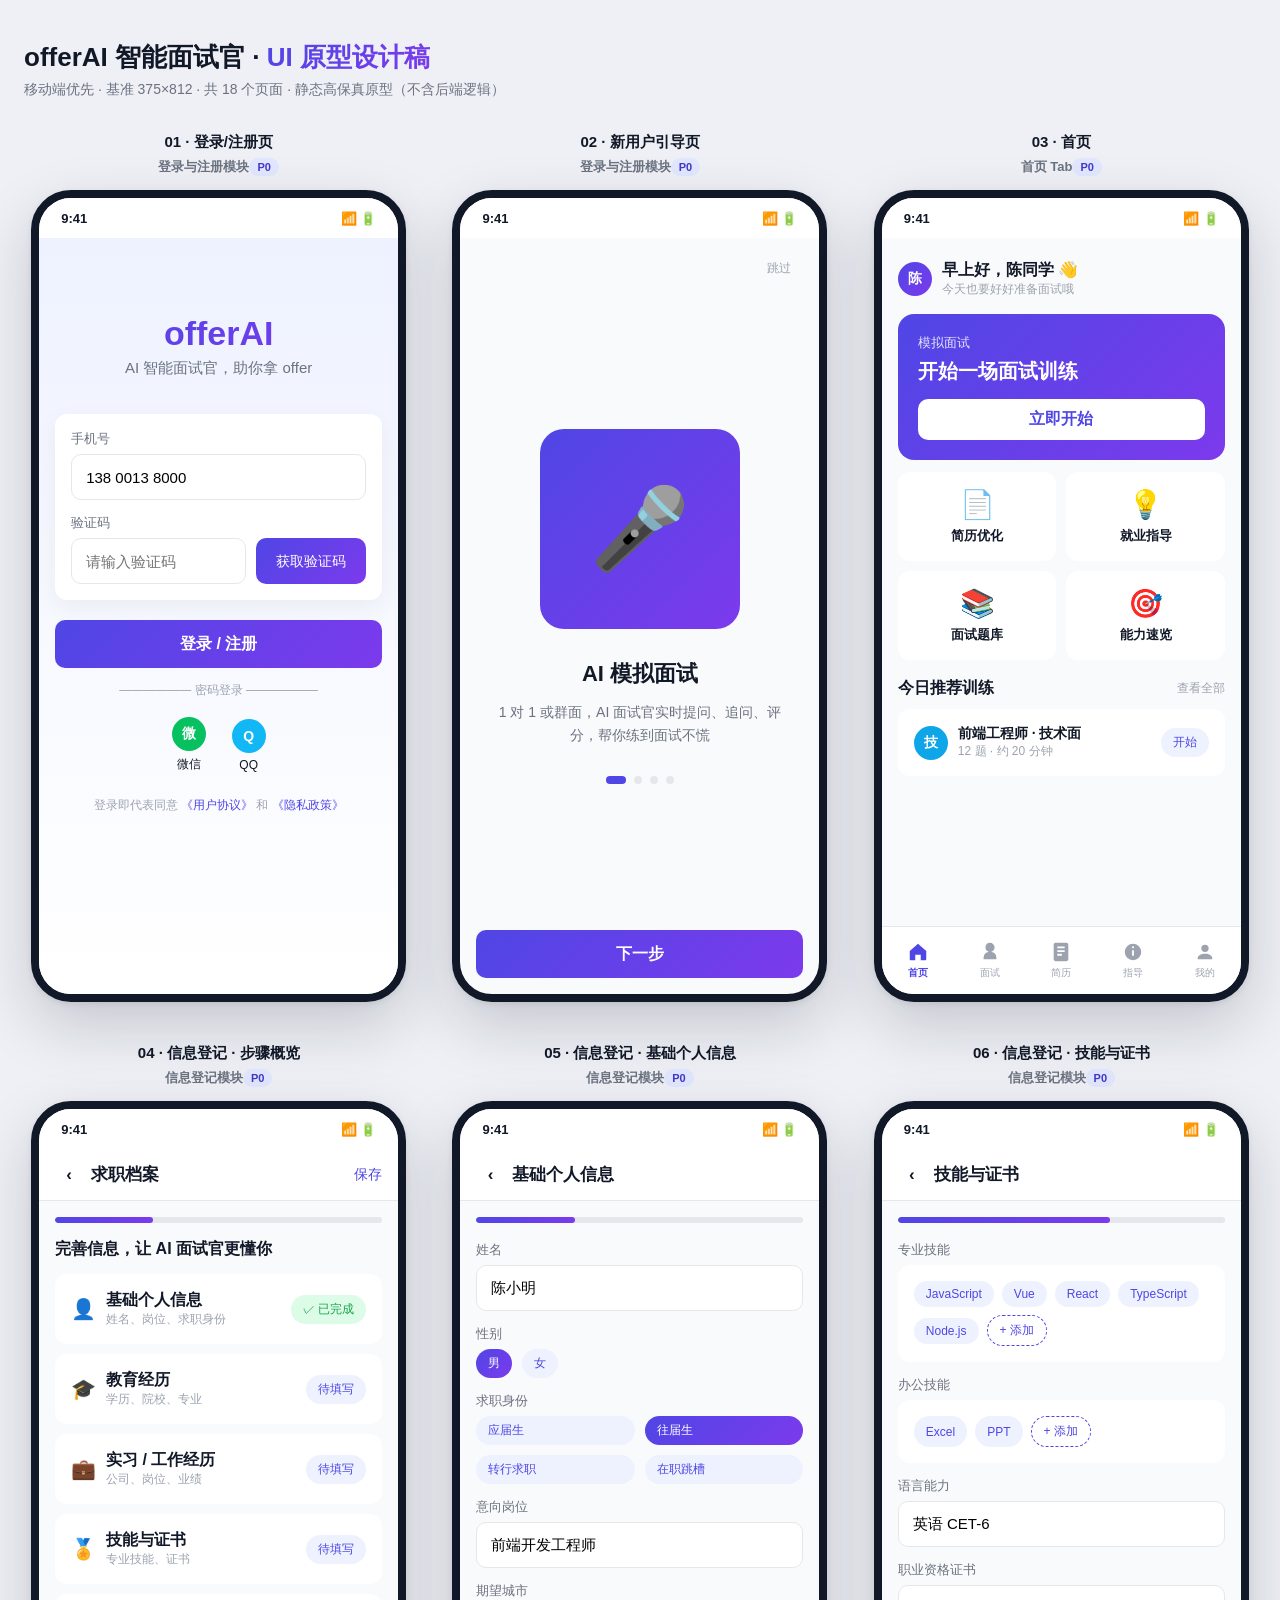
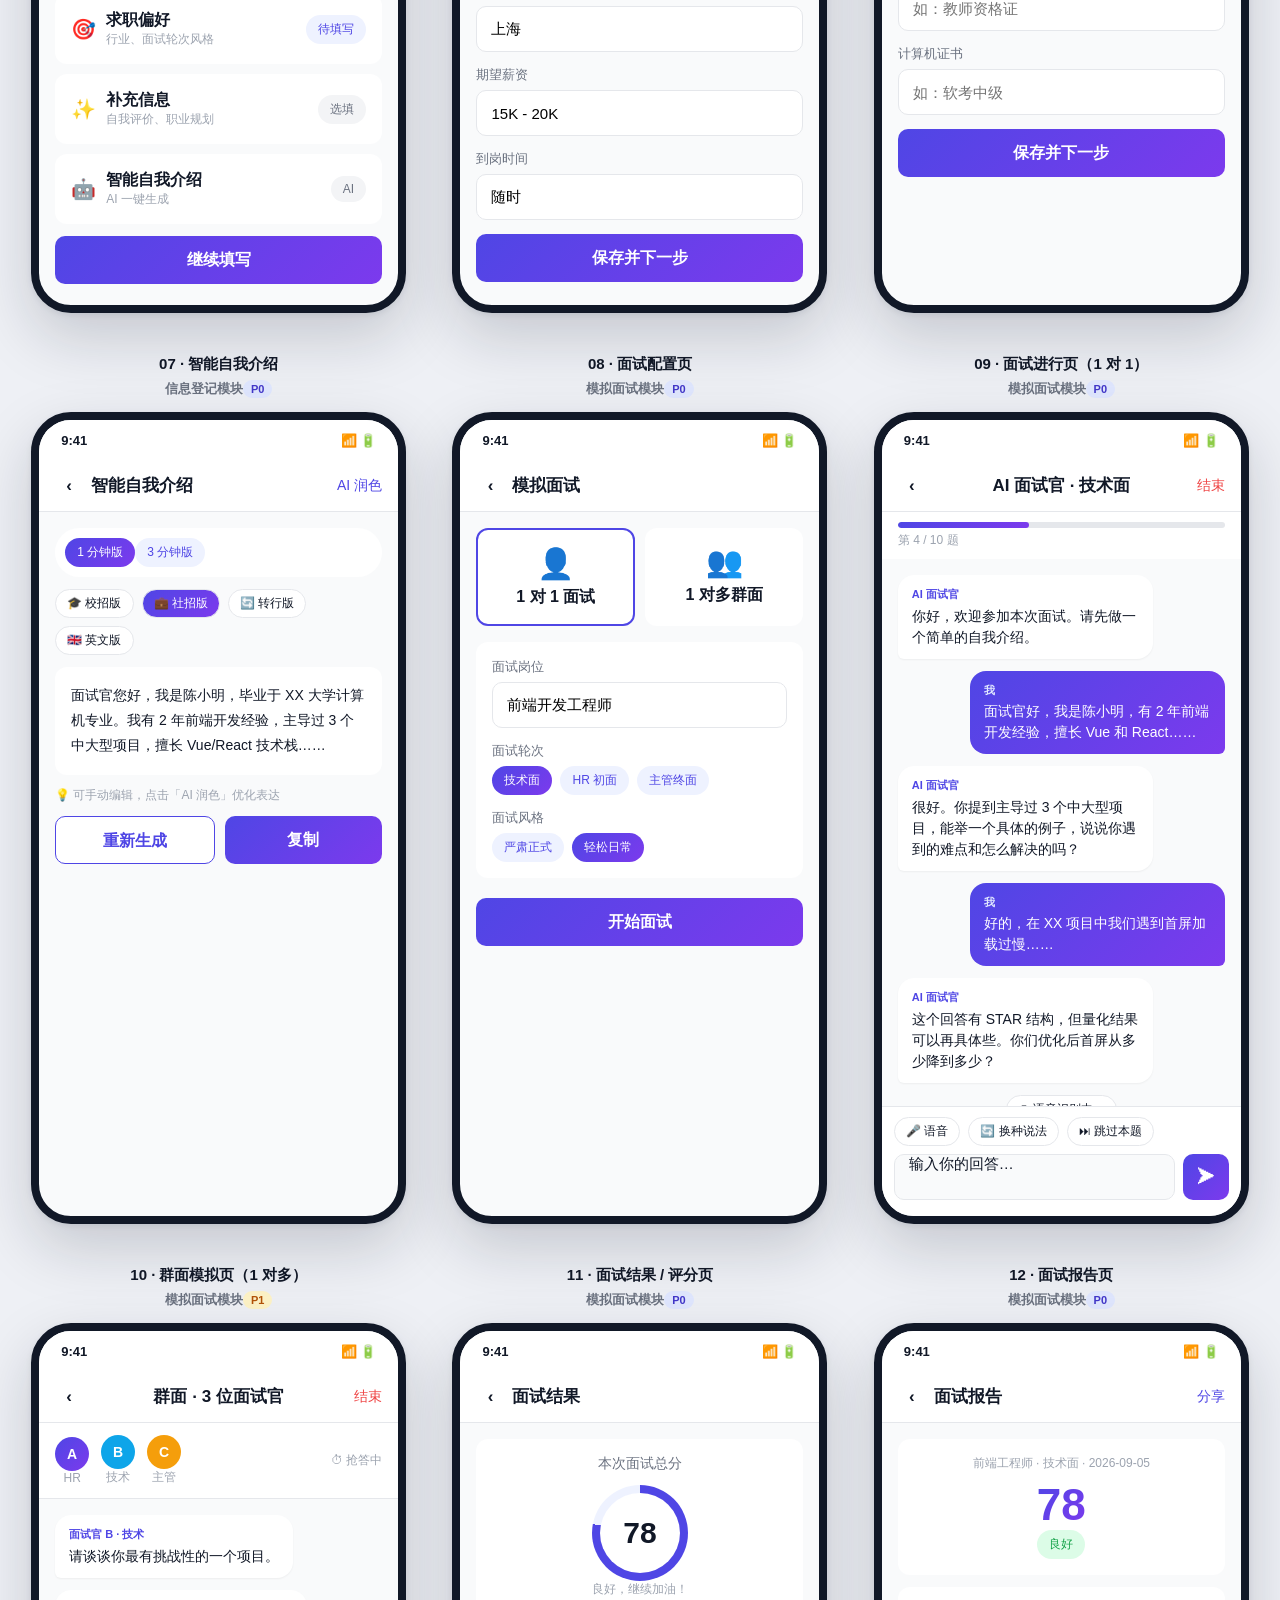
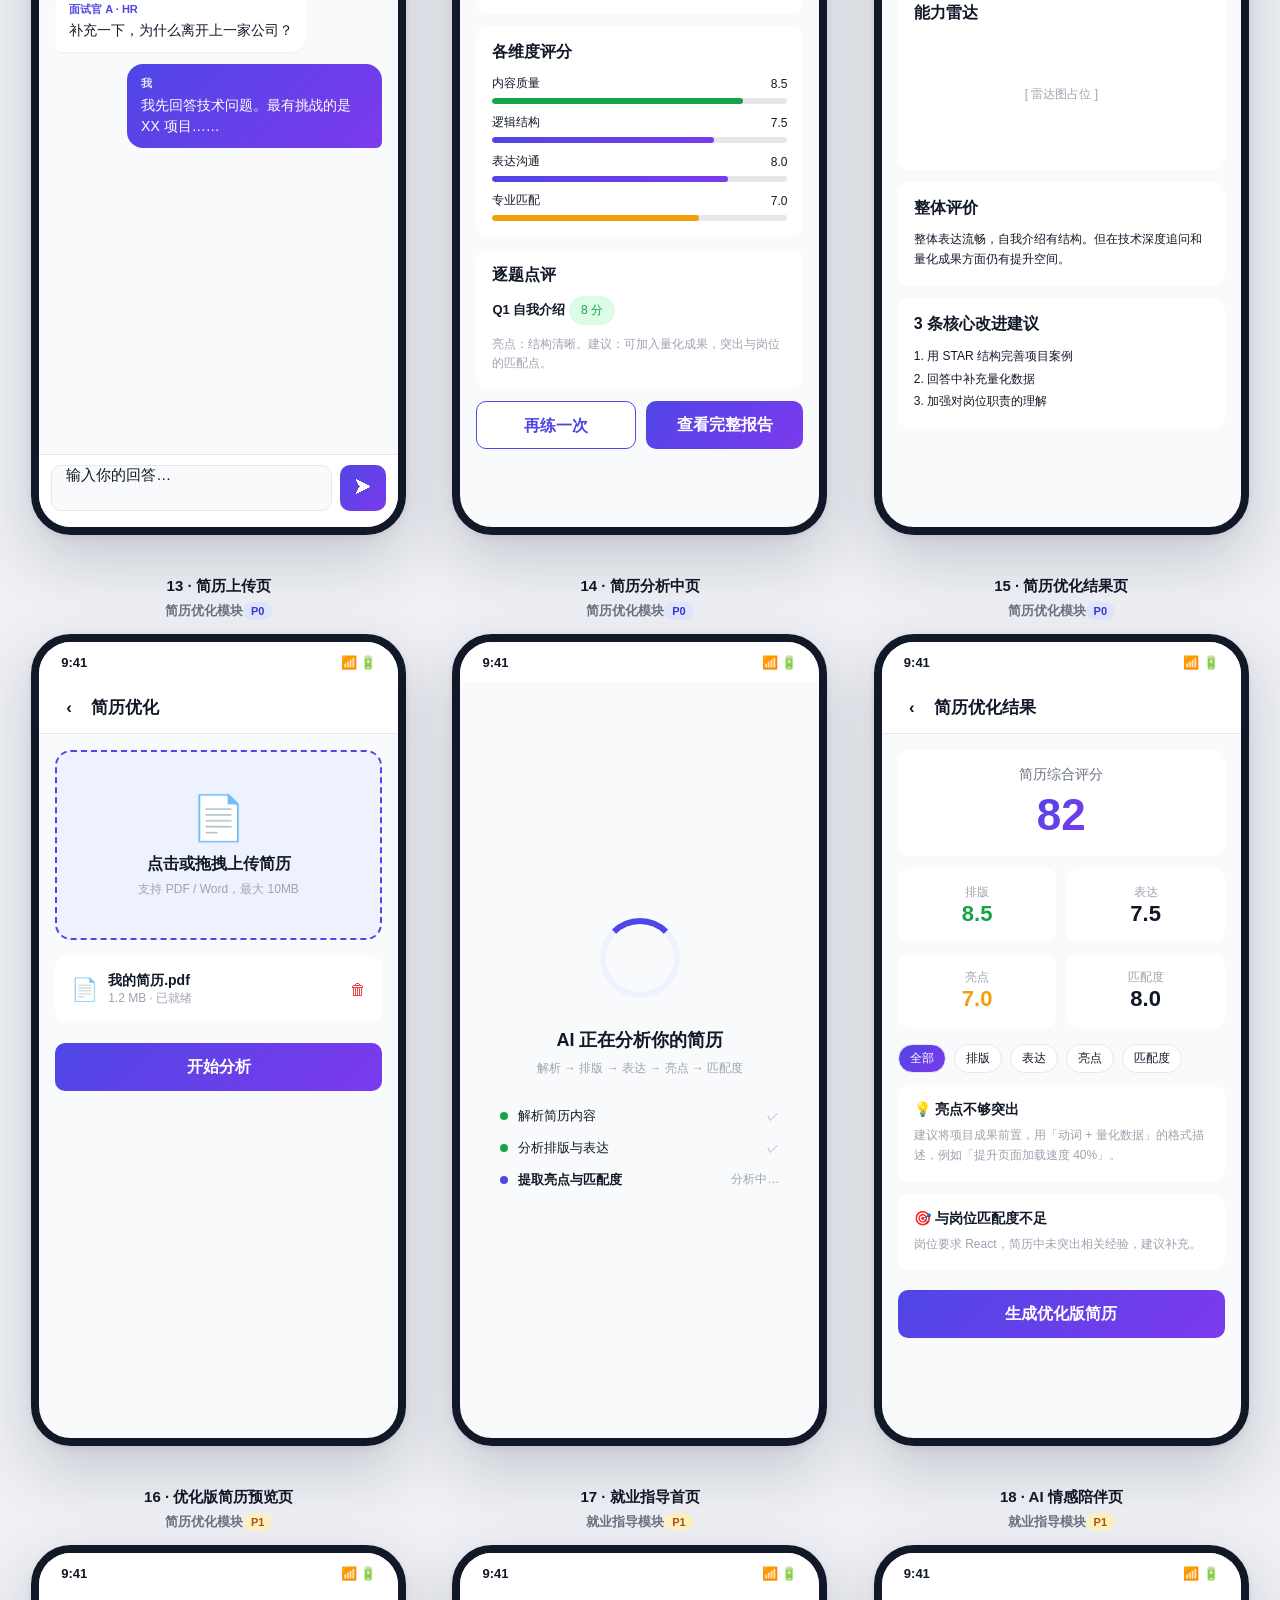
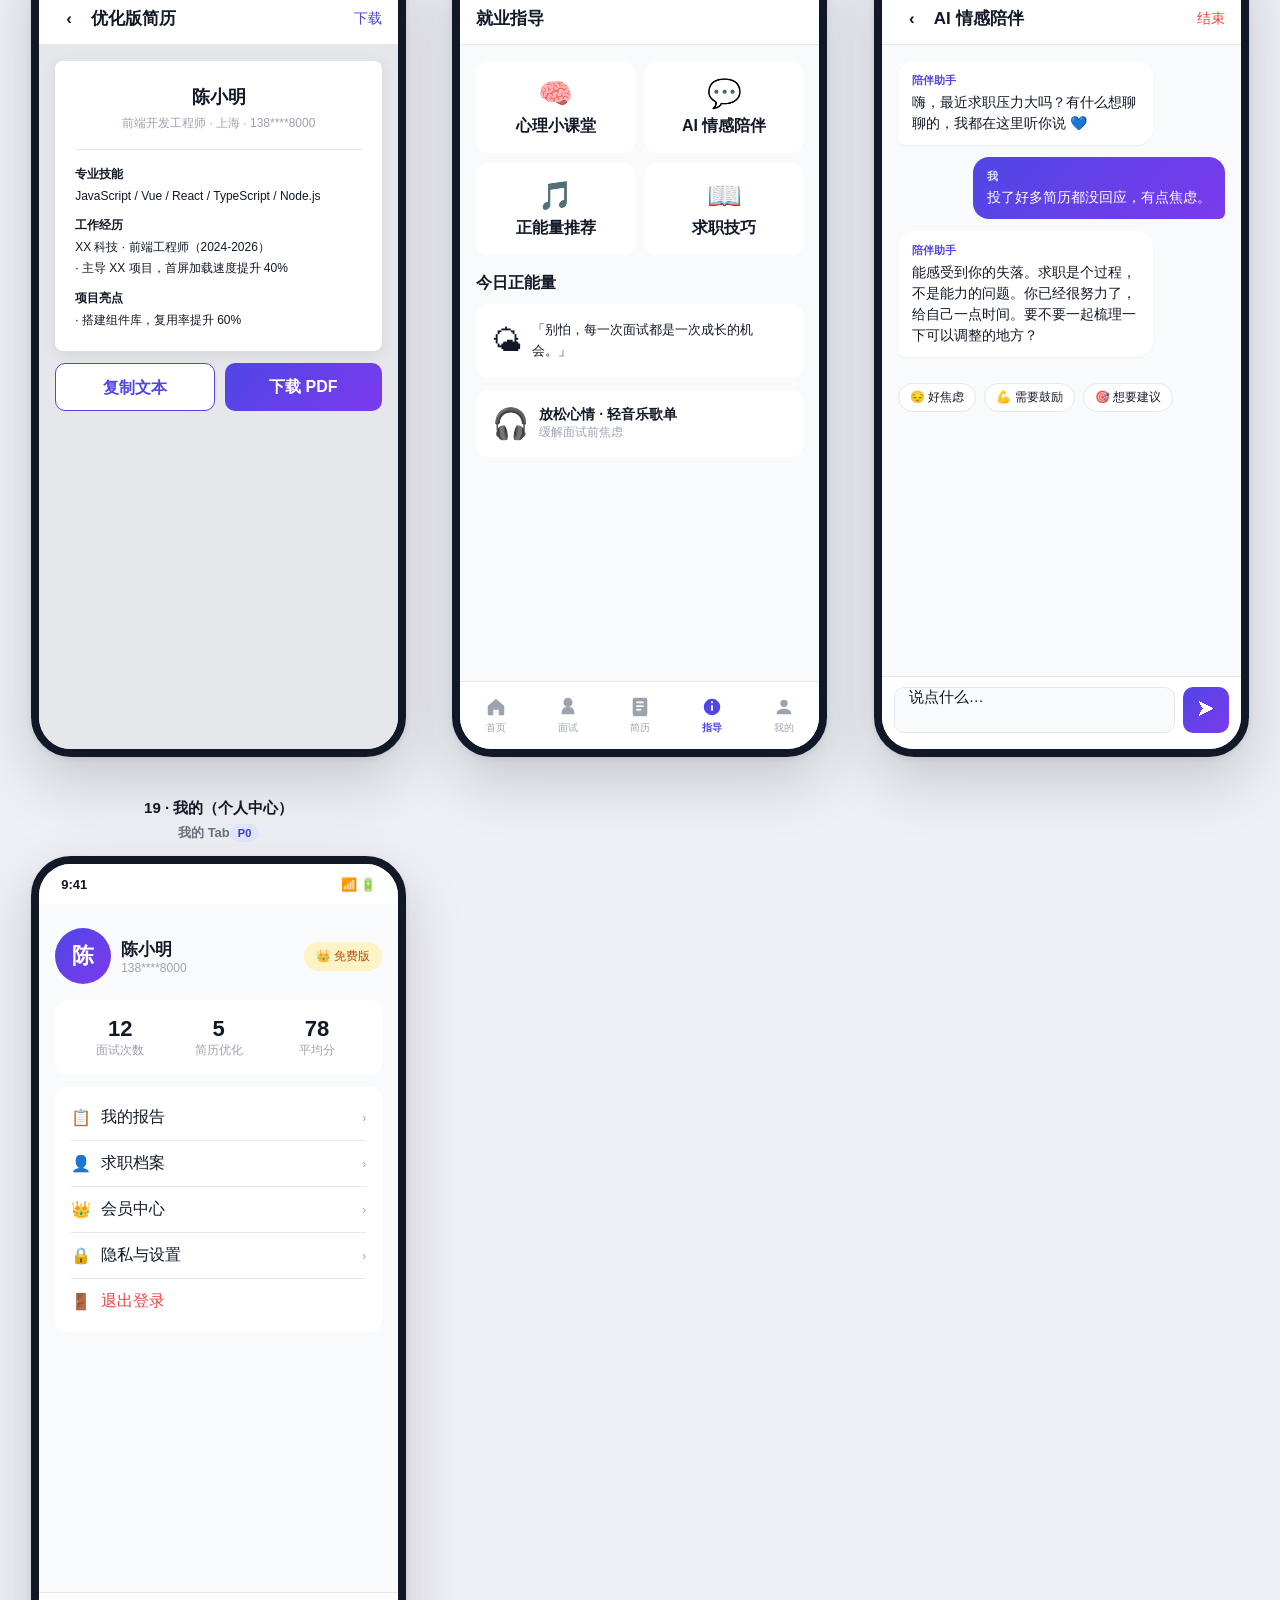
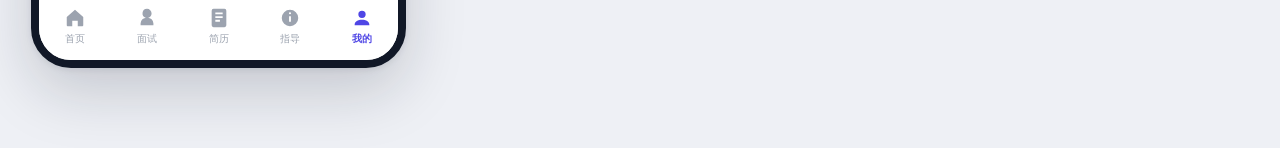
<file: prototype/index.html>
<!DOCTYPE html>
<html lang="zh-CN">
<head>
<meta charset="UTF-8">
<meta name="viewport" content="width=device-width, initial-scale=1.0">
<title>offerAI 智能面试官 · UI 原型</title>
<style>
  :root {
    --brand: #4F46E5;
    --brand2: #7C3AED;
    --success: #16A34A;
    --warning: #F59E0B;
    --danger: #EF4444;
    --text: #111827;
    --text-2: #6B7280;
    --text-3: #9CA3AF;
    --bg: #F9FAFB;
    --card: #FFFFFF;
    --line: #E5E7EB;
    --grad: linear-gradient(135deg, #4F46E5, #7C3AED);
    --radius: 12px;
    --radius-sm: 10px;
  }
  * { box-sizing: border-box; margin: 0; padding: 0; }
  body {
    font-family: -apple-system, "PingFang SC", "Segoe UI", Roboto, "Helvetica Neue", Arial, sans-serif;
    background: #eef0f5;
    color: var(--text);
    -webkit-font-smoothing: antialiased;
    padding: 40px 24px 80px;
  }
  /* ===== 看板 ===== */
  .board-head { max-width: 1280px; margin: 0 auto 32px; }
  .board-head h1 { font-size: 26px; font-weight: 700; }
  .board-head h1 span { background: var(--grad); -webkit-background-clip: text; background-clip: text; color: transparent; }
  .board-head p { color: var(--text-2); margin-top: 6px; font-size: 14px; }
  .board {
    max-width: 1280px; margin: 0 auto;
    display: grid;
    grid-template-columns: repeat(auto-fill, minmax(360px, 1fr));
    gap: 40px 32px;
  }
  .frame { display: flex; flex-direction: column; align-items: center; }
  .frame-label {
    font-size: 13px; font-weight: 600; color: var(--text-2);
    margin-bottom: 14px; text-align: center; line-height: 1.5;
  }
  .frame-label b { display: block; font-size: 15px; color: var(--text); }
  .frame-label .tag {
    display: inline-block; font-size: 11px; font-weight: 600;
    padding: 1px 8px; border-radius: 999px; margin-top: 4px;
  }
  .tag.p0 { background: #e0e7ff; color: #4338ca; }
  .tag.p1 { background: #fef3c7; color: #b45309; }
  /* ===== 手机外壳 ===== */
  .phone {
    width: 375px; height: 812px; background: var(--bg);
    border-radius: 40px; overflow: hidden;
    box-shadow: 0 24px 60px rgba(17,24,39,.18), 0 2px 6px rgba(17,24,39,.08);
    border: 8px solid #111827;
    display: flex; flex-direction: column; position: relative;
  }
  .statusbar {
    height: 40px; background: var(--card);
    display: flex; align-items: center; justify-content: space-between;
    padding: 0 22px; font-size: 13px; font-weight: 600; flex-shrink: 0;
  }
  .statusbar .icons { display: flex; gap: 5px; align-items: center; }
  .statusbar .icons svg { width: 16px; height: 16px; }
  .phone-body { flex: 1; overflow-y: auto; position: relative; }
  .phone-body::-webkit-scrollbar { display: none; }

  /* ===== 通用组件 ===== */
  .navbar {
    height: 52px; background: var(--card); display: flex; align-items: center;
    padding: 0 16px; gap: 8px; font-size: 17px; font-weight: 600;
    border-bottom: 1px solid var(--line); flex-shrink: 0; position: relative;
  }
  .navbar .back { width: 28px; height: 28px; display: flex; align-items: center; justify-content: center; color: var(--text); }
  .navbar .right { margin-left: auto; font-size: 14px; color: var(--brand); font-weight: 500; }
  .tabbar {
    height: 68px; background: var(--card); border-top: 1px solid var(--line);
    display: flex; flex-shrink: 0;
  }
  .tabbar .tab {
    flex: 1; display: flex; flex-direction: column; align-items: center; justify-content: center;
    gap: 3px; font-size: 10px; color: var(--text-3);
  }
  .tabbar .tab.active { color: var(--brand); font-weight: 600; }
  .tabbar .tab svg { width: 22px; height: 22px; }
  .btn-primary {
    display: block; width: 100%; height: 48px; border: none; cursor: pointer;
    background: var(--grad); color: #fff; font-size: 16px; font-weight: 600;
    border-radius: var(--radius-sm); text-align: center; line-height: 48px;
  }
  .btn-ghost {
    display: block; width: 100%; height: 48px; background: var(--card); color: var(--brand);
    border: 1px solid var(--brand); font-size: 16px; font-weight: 600;
    border-radius: var(--radius-sm); text-align: center; line-height: 48px;
  }
  .card { background: var(--card); border-radius: var(--radius); padding: 16px; }
  .input {
    height: 46px; background: #fff; border: 1px solid var(--line); border-radius: var(--radius-sm);
    padding: 0 14px; font-size: 15px; width: 100%;
  }
  .field { margin-bottom: 14px; }
  .field label { display: block; font-size: 13px; color: var(--text-2); margin-bottom: 6px; }
  .field label .opt { color: var(--text-3); font-weight: 400; }
  .chip {
    display: inline-flex; align-items: center; gap: 4px; padding: 6px 12px;
    background: #eef2ff; color: var(--brand); border-radius: 999px; font-size: 12px; font-weight: 500;
  }
  .tag-grey { background: #f3f4f6; color: var(--text-2); }
  .dot { width: 8px; height: 8px; border-radius: 50%; }
  .divider { height: 1px; background: var(--line); margin: 14px 0; }
  .muted { color: var(--text-3); font-size: 12px; }
  .small { font-size: 12px; }

  /* 聊天 */
  .chat { padding: 16px; display: flex; flex-direction: column; gap: 12px; }
  .bubble { max-width: 78%; padding: 11px 14px; font-size: 14px; line-height: 1.5; border-radius: 16px; }
  .bubble.ai { background: #fff; align-self: flex-start; border-bottom-left-radius: 6px; box-shadow: 0 1px 2px rgba(0,0,0,.05); }
  .bubble.user { background: var(--grad); color: #fff; align-self: flex-end; border-bottom-right-radius: 6px; }
  .bubble .who { display: block; font-size: 11px; font-weight: 600; color: var(--brand); margin-bottom: 3px; }
  .bubble.user .who { color: #e0e7ff; }

  /* 进度 */
  .progress { height: 6px; background: #e5e7eb; border-radius: 999px; overflow: hidden; }
  .progress > i { display: block; height: 100%; background: var(--grad); border-radius: 999px; }

  .score-ring { width: 96px; height: 96px; border-radius: 50%; position: relative; margin: 0 auto; }
  .score-ring .num { position: absolute; inset: 0; display: flex; flex-direction: column; align-items: center; justify-content: center; font-size: 30px; font-weight: 700; }

  .grid2 { display: grid; grid-template-columns: 1fr 1fr; gap: 10px; }
  .avatar { width: 34px; height: 34px; border-radius: 50%; background: var(--grad); color: #fff; display: flex; align-items: center; justify-content: center; font-size: 14px; font-weight: 600; flex-shrink: 0; }
  .row { display: flex; align-items: center; gap: 10px; }
  .pad { padding: 16px; }
  .mt { margin-top: 12px; }
  .center { text-align: center; }
  .between { display: flex; align-items: center; justify-content: space-between; }
  .pill { display: inline-flex; align-items: center; gap: 6px; padding: 5px 11px; border-radius: 999px; background: #fff; border: 1px solid var(--line); font-size: 12px; }
</style>
</head>
<body>

<div class="board-head">
  <h1>offerAI 智能面试官 · <span>UI 原型设计稿</span></h1>
  <p>移动端优先 · 基准 375×812 · 共 18 个页面 · 静态高保真原型（不含后端逻辑）</p>
</div>

<div class="board">

<!-- 01 登录/注册 -->
<div class="frame">
  <div class="frame-label"><b>01 · 登录/注册页</b>登录与注册模块<span class="tag p0">P0</span></div>
  <div class="phone">
    <div class="statusbar"><span>9:41</span><span class="icons">📶 🔋</span></div>
    <div class="phone-body pad" style="background:linear-gradient(180deg,#eef2ff,#fff)">
      <div style="height:60px"></div>
      <div class="center">
        <div style="font-size:34px;font-weight:800;background:var(--grad);-webkit-background-clip:text;background-clip:text;color:transparent">offerAI</div>
        <div style="color:var(--text-2);margin-top:6px;font-size:15px">AI 智能面试官，助你拿 offer</div>
      </div>
      <div class="card mt" style="margin-top:36px;box-shadow:0 8px 24px rgba(0,0,0,.05)">
        <div class="field">
          <label>手机号</label>
          <input class="input" placeholder="请输入手机号" value="138 0013 8000">
        </div>
        <div class="field" style="margin-bottom:0">
          <label>验证码</label>
          <div class="row">
            <input class="input" placeholder="请输入验证码" style="flex:1">
            <div style="width:110px;height:46px;background:var(--grad);color:#fff;border-radius:10px;text-align:center;line-height:46px;font-size:14px">获取验证码</div>
          </div>
        </div>
      </div>
      <div class="btn-primary mt" style="margin-top:20px">登录 / 注册</div>
      <div class="center muted mt" style="margin-top:14px">—————— 密码登录 ——————</div>
      <div class="row" style="justify-content:center;gap:26px;margin-top:18px">
        <div class="center"><div class="avatar" style="background:#07c160">微</div><div class="small" style="margin-top:5px">微信</div></div>
        <div class="center"><div class="avatar" style="background:#12b7f5">Q</div><div class="small" style="margin-top:5px">QQ</div></div>
      </div>
      <div class="center muted small" style="margin-top:24px">登录即代表同意 <a style="color:var(--brand)">《用户协议》</a> 和 <a style="color:var(--brand)">《隐私政策》</a></div>
    </div>
  </div>
</div>

<!-- 02 新用户引导 -->
<div class="frame">
  <div class="frame-label"><b>02 · 新用户引导页</b>登录与注册模块<span class="tag p0">P0</span></div>
  <div class="phone">
    <div class="statusbar"><span>9:41</span><span class="icons">📶 🔋</span></div>
    <div class="phone-body" style="display:flex;flex-direction:column">
      <div style="padding:16px;display:flex;justify-content:flex-end"><span class="muted" style="padding:6px 12px">跳过</span></div>
      <div style="flex:1;display:flex;flex-direction:column;align-items:center;justify-content:center;padding:0 32px">
        <div style="width:200px;height:200px;border-radius:24px;background:var(--grad);display:flex;align-items:center;justify-content:center;font-size:80px">🎤</div>
        <div style="font-size:22px;font-weight:700;margin-top:30px">AI 模拟面试</div>
        <div style="color:var(--text-2);text-align:center;margin-top:12px;font-size:14px;line-height:1.6">1 对 1 或群面，AI 面试官实时提问、追问、评分，帮你练到面试不慌</div>
        <div class="row" style="gap:8px;margin-top:30px">
          <div class="dot" style="background:var(--brand);width:20px;border-radius:4px"></div>
          <div class="dot" style="background:#e5e7eb"></div>
          <div class="dot" style="background:#e5e7eb"></div>
          <div class="dot" style="background:#e5e7eb"></div>
        </div>
      </div>
      <div class="pad"><div class="btn-primary">下一步</div></div>
    </div>
  </div>
</div>

<!-- 03 首页 -->
<div class="frame">
  <div class="frame-label"><b>03 · 首页</b>首页 Tab<span class="tag p0">P0</span></div>
  <div class="phone">
    <div class="statusbar"><span>9:41</span><span class="icons">📶 🔋</span></div>
    <div class="phone-body pad">
      <div class="row" style="padding:6px 0 16px">
        <div class="avatar">陈</div>
        <div>
          <div style="font-weight:700;font-size:16px">早上好，陈同学 👋</div>
          <div class="muted">今天也要好好准备面试哦</div>
        </div>
      </div>
      <div style="background:var(--grad);border-radius:16px;padding:20px;color:#fff">
        <div style="font-size:13px;opacity:.85">模拟面试</div>
        <div style="font-size:20px;font-weight:700;margin-top:6px">开始一场面试训练</div>
        <div style="background:#fff;color:var(--brand);border-radius:10px;text-align:center;padding:10px 0;font-weight:600;margin-top:14px">立即开始</div>
      </div>
      <div class="grid2 mt">
        <div class="card" style="text-align:center"><div style="font-size:28px">📄</div><div style="font-size:13px;font-weight:600;margin-top:6px">简历优化</div></div>
        <div class="card" style="text-align:center"><div style="font-size:28px">💡</div><div style="font-size:13px;font-weight:600;margin-top:6px">就业指导</div></div>
        <div class="card" style="text-align:center"><div style="font-size:28px">📚</div><div style="font-size:13px;font-weight:600;margin-top:6px">面试题库</div></div>
        <div class="card" style="text-align:center"><div style="font-size:28px">🎯</div><div style="font-size:13px;font-weight:600;margin-top:6px">能力速览</div></div>
      </div>
      <div class="between mt" style="margin-top:18px;margin-bottom:10px">
        <div style="font-weight:700">今日推荐训练</div>
        <span class="muted">查看全部</span>
      </div>
      <div class="card row">
        <div class="avatar" style="background:#0ea5e9">技</div>
        <div style="flex:1">
          <div style="font-weight:600;font-size:14px">前端工程师 · 技术面</div>
          <div class="muted">12 题 · 约 20 分钟</div>
        </div>
        <span class="chip">开始</span>
      </div>
    </div>
    <div class="tabbar">
      <div class="tab active"><svg viewBox="0 0 24 24" fill="currentColor"><path d="M3 11l9-8 9 8v9a1 1 0 01-1 1h-5v-6h-6v6H4a1 1 0 01-1-1z"/></svg>首页</div>
      <div class="tab"><svg viewBox="0 0 24 24" fill="currentColor"><path d="M12 2a5 5 0 015 5c0 2.2-1.6 4-3.7 4.8A7 7 0 0119 18v2H5v-2a7 7 0 015.7-6.2A5 5 0 0112 2z"/></svg>面试</div>
      <div class="tab"><svg viewBox="0 0 24 24" fill="currentColor"><path d="M6 2h12a2 2 0 012 2v16a2 2 0 01-2 2H6a2 2 0 01-2-2V4a2 2 0 012-2zm2 4v2h8V6H8zm0 4v2h8v-2H8zm0 4v2h5v-2H8z"/></svg>简历</div>
      <div class="tab"><svg viewBox="0 0 24 24" fill="currentColor"><path d="M12 21a9 9 0 100-18 9 9 0 000 18zm1-5h-2v-6h2v6zm-1-8a1.2 1.2 0 110-2.4A1.2 1.2 0 0112 8z"/></svg>指导</div>
      <div class="tab"><svg viewBox="0 0 24 24" fill="currentColor"><path d="M12 12a4 4 0 100-8 4 4 0 000 8zm0 2c-4.4 0-8 2.2-8 5v1h16v-1c0-2.8-3.6-5-8-5z"/></svg>我的</div>
    </div>
  </div>
</div>

<!-- 04 信息登记步骤概览 -->
<div class="frame">
  <div class="frame-label"><b>04 · 信息登记 · 步骤概览</b>信息登记模块<span class="tag p0">P0</span></div>
  <div class="phone">
    <div class="statusbar"><span>9:41</span><span class="icons">📶 🔋</span></div>
    <div class="navbar"><span class="back">‹</span>求职档案<span class="right">保存</span></div>
    <div class="phone-body pad">
      <div class="progress mb" style="margin-bottom:16px"><i style="width:30%"></i></div>
      <div style="font-size:16px;font-weight:700;margin-bottom:14px">完善信息，让 AI 面试官更懂你</div>
      <div class="card row" style="margin-bottom:10px"><span style="font-size:20px">👤</span><div style="flex:1"><div style="font-weight:600">基础个人信息</div><div class="muted">姓名、岗位、求职身份</div></div><span class="chip" style="background:#dcfce7;color:var(--success)">✓ 已完成</span></div>
      <div class="card row" style="margin-bottom:10px"><span style="font-size:20px">🎓</span><div style="flex:1"><div style="font-weight:600">教育经历</div><div class="muted">学历、院校、专业</div></div><span class="chip">待填写</span></div>
      <div class="card row" style="margin-bottom:10px"><span style="font-size:20px">💼</span><div style="flex:1"><div style="font-weight:600">实习 / 工作经历</div><div class="muted">公司、岗位、业绩</div></div><span class="chip">待填写</span></div>
      <div class="card row" style="margin-bottom:10px"><span style="font-size:20px">🏅</span><div style="flex:1"><div style="font-weight:600">技能与证书</div><div class="muted">专业技能、证书</div></div><span class="chip">待填写</span></div>
      <div class="card row" style="margin-bottom:10px"><span style="font-size:20px">🎯</span><div style="flex:1"><div style="font-weight:600">求职偏好</div><div class="muted">行业、面试轮次风格</div></div><span class="chip">待填写</span></div>
      <div class="card row" style="margin-bottom:10px"><span style="font-size:20px">✨</span><div style="flex:1"><div style="font-weight:600">补充信息</div><div class="muted">自我评价、职业规划</div></div><span class="chip tag-grey">选填</span></div>
      <div class="card row" style="margin-bottom:10px"><span style="font-size:20px">🤖</span><div style="flex:1"><div style="font-weight:600">智能自我介绍</div><div class="muted">AI 一键生成</div></div><span class="chip tag-grey">AI</span></div>
      <div class="btn-primary mt">继续填写</div>
    </div>
  </div>
</div>

<!-- 05 基础个人信息 -->
<div class="frame">
  <div class="frame-label"><b>05 · 信息登记 · 基础个人信息</b>信息登记模块<span class="tag p0">P0</span></div>
  <div class="phone">
    <div class="statusbar"><span>9:41</span><span class="icons">📶 🔋</span></div>
    <div class="navbar"><span class="back">‹</span>基础个人信息</div>
    <div class="phone-body pad">
      <div class="progress" style="margin-bottom:18px"><i style="width:30%"></i></div>
      <div class="field"><label>姓名</label><input class="input" value="陈小明"></div>
      <div class="field"><label>性别</label>
        <div class="row" style="gap:10px"><span class="chip" style="background:var(--grad);color:#fff">男</span><span class="chip">女</span></div>
      </div>
      <div class="field"><label>求职身份</label>
        <div class="grid2"><span class="chip">应届生</span><span class="chip" style="background:var(--grad);color:#fff">往届生</span><span class="chip">转行求职</span><span class="chip">在职跳槽</span></div>
      </div>
      <div class="field"><label>意向岗位</label><input class="input" value="前端开发工程师"></div>
      <div class="field"><label>期望城市</label><input class="input" value="上海"></div>
      <div class="field"><label>期望薪资</label><input class="input" value="15K - 20K"></div>
      <div class="field"><label>到岗时间</label><input class="input" value="随时"></div>
      <div class="btn-primary mt">保存并下一步</div>
    </div>
  </div>
</div>

<!-- 06 技能证书 -->
<div class="frame">
  <div class="frame-label"><b>06 · 信息登记 · 技能与证书</b>信息登记模块<span class="tag p0">P0</span></div>
  <div class="phone">
    <div class="statusbar"><span>9:41</span><span class="icons">📶 🔋</span></div>
    <div class="navbar"><span class="back">‹</span>技能与证书</div>
    <div class="phone-body pad">
      <div class="progress" style="margin-bottom:18px"><i style="width:65%"></i></div>
      <div class="field"><label>专业技能</label>
        <div class="card" style="display:flex;flex-wrap:wrap;gap:8px;align-items:center">
          <span class="chip">JavaScript</span><span class="chip">Vue</span><span class="chip">React</span><span class="chip">TypeScript</span><span class="chip">Node.js</span><span class="chip" style="background:#fff;border:1px dashed var(--brand)">+ 添加</span>
        </div>
      </div>
      <div class="field"><label>办公技能</label>
        <div class="card" style="display:flex;flex-wrap:wrap;gap:8px"><span class="chip">Excel</span><span class="chip">PPT</span><span class="chip" style="background:#fff;border:1px dashed var(--brand)">+ 添加</span></div>
      </div>
      <div class="field"><label>语言能力</label><input class="input" value="英语 CET-6"></div>
      <div class="field"><label>职业资格证书</label><input class="input" placeholder="如：教师资格证"></div>
      <div class="field"><label>计算机证书</label><input class="input" placeholder="如：软考中级"></div>
      <div class="btn-primary mt">保存并下一步</div>
    </div>
  </div>
</div>

<!-- 07 智能自我介绍 -->
<div class="frame">
  <div class="frame-label"><b>07 · 智能自我介绍</b>信息登记模块<span class="tag p0">P0</span></div>
  <div class="phone">
    <div class="statusbar"><span>9:41</span><span class="icons">📶 🔋</span></div>
    <div class="navbar"><span class="back">‹</span>智能自我介绍<span class="right">AI 润色</span></div>
    <div class="phone-body pad">
      <div class="card" style="padding:10px;display:flex;border-radius:999px">
        <span class="chip" style="background:var(--grad);color:#fff">1 分钟版</span><span class="chip">3 分钟版</span>
      </div>
      <div class="row mt" style="gap:8px;flex-wrap:wrap">
        <span class="pill">🎓 校招版</span><span class="pill" style="background:var(--grad);color:#fff">💼 社招版</span><span class="pill">🔄 转行版</span><span class="pill">🇬🇧 英文版</span>
      </div>
      <div class="card mt">
        <div style="font-size:14px;line-height:1.8;color:var(--text)">
          面试官您好，我是陈小明，毕业于 XX 大学计算机专业。我有 2 年前端开发经验，主导过 3 个中大型项目，擅长 Vue/React 技术栈……
        </div>
      </div>
      <div class="muted small mt">💡 可手动编辑，点击「AI 润色」优化表达</div>
      <div class="row mt" style="gap:10px">
        <div class="btn-ghost" style="flex:1">重新生成</div>
        <div class="btn-primary" style="flex:1">复制</div>
      </div>
    </div>
  </div>
</div>

<!-- 08 面试配置 -->
<div class="frame">
  <div class="frame-label"><b>08 · 面试配置页</b>模拟面试模块<span class="tag p0">P0</span></div>
  <div class="phone">
    <div class="statusbar"><span>9:41</span><span class="icons">📶 🔋</span></div>
    <div class="navbar"><span class="back">‹</span>模拟面试</div>
    <div class="phone-body pad">
      <div class="grid2">
        <div class="card" style="text-align:center;border:2px solid var(--brand)"><div style="font-size:30px">👤</div><div style="font-weight:600;margin-top:6px">1 对 1 面试</div></div>
        <div class="card" style="text-align:center"><div style="font-size:30px">👥</div><div style="font-weight:600;margin-top:6px">1 对多群面</div></div>
      </div>
      <div class="card mt" style="margin-top:16px">
        <div class="field"><label>面试岗位</label><input class="input" value="前端开发工程师"></div>
        <div class="field"><label>面试轮次</label>
          <div class="row" style="gap:8px"><span class="chip" style="background:var(--grad);color:#fff">技术面</span><span class="chip">HR 初面</span><span class="chip">主管终面</span></div>
        </div>
        <div class="field" style="margin-bottom:0"><label>面试风格</label>
          <div class="row" style="gap:8px"><span class="chip">严肃正式</span><span class="chip" style="background:var(--grad);color:#fff">轻松日常</span></div>
        </div>
      </div>
      <div class="btn-primary mt" style="margin-top:20px">开始面试</div>
    </div>
  </div>
</div>

<!-- 09 面试进行 -->
<div class="frame">
  <div class="frame-label"><b>09 · 面试进行页（1 对 1）</b>模拟面试模块<span class="tag p0">P0</span></div>
  <div class="phone">
    <div class="statusbar"><span>9:41</span><span class="icons">📶 🔋</span></div>
    <div class="navbar"><span class="back">‹</span><div style="text-align:center;flex:1">AI 面试官 · 技术面</div><span class="right" style="color:var(--danger)">结束</span></div>
    <div style="padding:10px 16px;background:#fff"><div class="progress"><i style="width:40%"></i></div><div class="small muted mt" style="margin-top:4px">第 4 / 10 题</div></div>
    <div class="phone-body">
      <div class="chat">
        <div class="bubble ai"><span class="who">AI 面试官</span>你好，欢迎参加本次面试。请先做一个简单的自我介绍。</div>
        <div class="bubble user"><span class="who">我</span>面试官好，我是陈小明，有 2 年前端开发经验，擅长 Vue 和 React……</div>
        <div class="bubble ai"><span class="who">AI 面试官</span>很好。你提到主导过 3 个中大型项目，能举一个具体的例子，说说你遇到的难点和怎么解决的吗？</div>
        <div class="bubble user"><span class="who">我</span>好的，在 XX 项目中我们遇到首屏加载过慢……</div>
        <div class="bubble ai"><span class="who">AI 面试官</span>这个回答有 STAR 结构，但量化结果可以再具体些。你们优化后首屏从多少降到多少？</div>
        <div class="row" style="justify-content:center;gap:8px"><span class="pill">⏺ 语音识别中…</span></div>
      </div>
    </div>
    <div style="padding:10px 12px 16px;background:#fff;border-top:1px solid var(--line)">
      <div class="row" style="gap:8px;margin-bottom:8px">
        <span class="pill">🎤 语音</span><span class="pill">🔄 换种说法</span><span class="pill">⏭ 跳过本题</span>
      </div>
      <div class="row" style="gap:8px">
        <div class="input" style="flex:1;background:#f9fafb">输入你的回答…</div>
        <div style="width:46px;height:46px;background:var(--grad);border-radius:10px;display:flex;align-items:center;justify-content:center;color:#fff;font-size:18px">➤</div>
      </div>
    </div>
  </div>
</div>

<!-- 10 群面模拟 -->
<div class="frame">
  <div class="frame-label"><b>10 · 群面模拟页（1 对多）</b>模拟面试模块<span class="tag p1">P1</span></div>
  <div class="phone">
    <div class="statusbar"><span>9:41</span><span class="icons">📶 🔋</span></div>
    <div class="navbar"><span class="back">‹</span><div style="text-align:center;flex:1">群面 · 3 位面试官</div><span class="right" style="color:var(--danger)">结束</span></div>
    <div style="padding:12px 16px;background:#fff;display:flex;gap:12px;align-items:center;border-bottom:1px solid var(--line)">
      <div class="center"><div class="avatar">A</div><div class="small muted">HR</div></div>
      <div class="center"><div class="avatar" style="background:#0ea5e9">B</div><div class="small muted">技术</div></div>
      <div class="center"><div class="avatar" style="background:#f59e0b">C</div><div class="small muted">主管</div></div>
      <span class="muted small" style="margin-left:auto">⏱ 抢答中</span>
    </div>
    <div class="phone-body">
      <div class="chat">
        <div class="bubble ai"><span class="who">面试官 B · 技术</span>请谈谈你最有挑战性的一个项目。</div>
        <div class="bubble ai"><span class="who">面试官 A · HR</span>补充一下，为什么离开上一家公司？</div>
        <div class="bubble user"><span class="who">我</span>我先回答技术问题。最有挑战的是 XX 项目……</div>
      </div>
    </div>
    <div style="padding:10px 12px 16px;background:#fff;border-top:1px solid var(--line)">
      <div class="row" style="gap:8px">
        <div class="input" style="flex:1;background:#f9fafb">输入你的回答…</div>
        <div style="width:46px;height:46px;background:var(--grad);border-radius:10px;display:flex;align-items:center;justify-content:center;color:#fff">➤</div>
      </div>
    </div>
  </div>
</div>

<!-- 11 面试结果 -->
<div class="frame">
  <div class="frame-label"><b>11 · 面试结果 / 评分页</b>模拟面试模块<span class="tag p0">P0</span></div>
  <div class="phone">
    <div class="statusbar"><span>9:41</span><span class="icons">📶 🔋</span></div>
    <div class="navbar"><span class="back">‹</span>面试结果</div>
    <div class="phone-body pad">
      <div class="card center">
        <div style="font-size:14px;color:var(--text-2)">本次面试总分</div>
        <div class="score-ring mt" style="background:conic-gradient(var(--brand) 0 78%,#eef2ff 78% 100%)">
          <div style="position:absolute;inset:8px;background:#fff;border-radius:50%"></div>
          <div class="num">78</div>
        </div>
        <div class="small muted">良好，继续加油！</div>
      </div>
      <div class="card mt">
        <div style="font-weight:700;margin-bottom:12px">各维度评分</div>
        <div style="margin-bottom:10px"><div class="between small"><span>内容质量</span><span>8.5</span></div><div class="progress mt" style="margin-top:6px"><i style="width:85%;background:var(--success)"></i></div></div>
        <div style="margin-bottom:10px"><div class="between small"><span>逻辑结构</span><span>7.5</span></div><div class="progress mt" style="margin-top:6px"><i style="width:75%"></i></div></div>
        <div style="margin-bottom:10px"><div class="between small"><span>表达沟通</span><span>8.0</span></div><div class="progress mt" style="margin-top:6px"><i style="width:80%"></i></div></div>
        <div><div class="between small"><span>专业匹配</span><span>7.0</span></div><div class="progress mt" style="margin-top:6px"><i style="width:70%;background:var(--warning)"></i></div></div>
      </div>
      <div class="card mt">
        <div style="font-weight:700;margin-bottom:10px">逐题点评</div>
        <div style="font-size:13px;margin-bottom:10px"><b>Q1 自我介绍</b> <span class="chip" style="background:#dcfce7;color:var(--success)">8 分</span></div>
        <div class="muted small" style="line-height:1.6">亮点：结构清晰。建议：可加入量化成果，突出与岗位的匹配点。</div>
      </div>
      <div class="row mt" style="gap:10px"><div class="btn-ghost" style="flex:1">再练一次</div><div class="btn-primary" style="flex:1">查看完整报告</div></div>
    </div>
  </div>
</div>

<!-- 12 面试报告 -->
<div class="frame">
  <div class="frame-label"><b>12 · 面试报告页</b>模拟面试模块<span class="tag p0">P0</span></div>
  <div class="phone">
    <div class="statusbar"><span>9:41</span><span class="icons">📶 🔋</span></div>
    <div class="navbar"><span class="back">‹</span>面试报告<span class="right">分享</span></div>
    <div class="phone-body pad">
      <div class="card center">
        <div class="small muted">前端工程师 · 技术面 · 2026-09-05</div>
        <div style="font-size:44px;font-weight:800;margin-top:8px"><span style="background:var(--grad);-webkit-background-clip:text;background-clip:text;color:transparent">78</span></div>
        <div class="chip" style="background:#dcfce7;color:var(--success)">良好</div>
      </div>
      <div class="card mt">
        <div style="font-weight:700;margin-bottom:10px">能力雷达</div>
        <div style="height:120px;display:flex;align-items:center;justify-content:center;color:var(--text-3);font-size:12px">[ 雷达图占位 ]</div>
      </div>
      <div class="card mt">
        <div style="font-weight:700;margin-bottom:10px">整体评价</div>
        <div class="small" style="line-height:1.7">整体表达流畅，自我介绍有结构。但在技术深度追问和量化成果方面仍有提升空间。</div>
      </div>
      <div class="card mt">
        <div style="font-weight:700;margin-bottom:10px">3 条核心改进建议</div>
        <div class="small" style="line-height:1.9">1. 用 STAR 结构完善项目案例<br>2. 回答中补充量化数据<br>3. 加强对岗位职责的理解</div>
      </div>
    </div>
  </div>
</div>

<!-- 13 简历上传 -->
<div class="frame">
  <div class="frame-label"><b>13 · 简历上传页</b>简历优化模块<span class="tag p0">P0</span></div>
  <div class="phone">
    <div class="statusbar"><span>9:41</span><span class="icons">📶 🔋</span></div>
    <div class="navbar"><span class="back">‹</span>简历优化</div>
    <div class="phone-body pad">
      <div style="border:2px dashed var(--brand);border-radius:16px;padding:40px 20px;text-align:center;background:#eef2ff">
        <div style="font-size:44px">📄</div>
        <div style="font-weight:600;margin-top:10px">点击或拖拽上传简历</div>
        <div class="muted small" style="margin-top:6px">支持 PDF / Word，最大 10MB</div>
      </div>
      <div class="card mt row" style="margin-top:16px">
        <span style="font-size:22px">📄</span>
        <div style="flex:1"><div style="font-weight:600;font-size:14px">我的简历.pdf</div><div class="muted small">1.2 MB · 已就绪</div></div>
        <span style="color:var(--danger)">🗑</span>
      </div>
      <div class="btn-primary mt" style="margin-top:20px">开始分析</div>
    </div>
  </div>
</div>

<!-- 14 简历分析中 -->
<div class="frame">
  <div class="frame-label"><b>14 · 简历分析中页</b>简历优化模块<span class="tag p0">P0</span></div>
  <div class="phone">
    <div class="statusbar"><span>9:41</span><span class="icons">📶 🔋</span></div>
    <div class="phone-body" style="display:flex;flex-direction:column;align-items:center;justify-content:center;padding:0 40px">
      <div style="width:80px;height:80px;border-radius:50%;border:6px solid #eef2ff;border-top-color:var(--brand);animation:none"></div>
      <div style="font-size:18px;font-weight:700;margin-top:30px">AI 正在分析你的简历</div>
      <div class="muted small" style="margin-top:8px;text-align:center">解析 → 排版 → 表达 → 亮点 → 匹配度</div>
      <div style="width:100%;margin-top:30px">
        <div class="row" style="margin-bottom:14px"><span class="dot" style="background:var(--success)"></span><span style="flex:1;font-size:13px">解析简历内容</span><span class="muted small">✓</span></div>
        <div class="row" style="margin-bottom:14px"><span class="dot" style="background:var(--success)"></span><span style="flex:1;font-size:13px">分析排版与表达</span><span class="muted small">✓</span></div>
        <div class="row" style="margin-bottom:14px"><span class="dot" style="background:var(--brand)"></span><span style="flex:1;font-size:13px;font-weight:600">提取亮点与匹配度</span><span class="muted small">分析中…</span></div>
      </div>
    </div>
  </div>
</div>

<!-- 15 简历优化结果 -->
<div class="frame">
  <div class="frame-label"><b>15 · 简历优化结果页</b>简历优化模块<span class="tag p0">P0</span></div>
  <div class="phone">
    <div class="statusbar"><span>9:41</span><span class="icons">📶 🔋</span></div>
    <div class="navbar"><span class="back">‹</span>简历优化结果</div>
    <div class="phone-body pad">
      <div class="card center">
        <div style="font-size:14px;color:var(--text-2)">简历综合评分</div>
        <div style="font-size:44px;font-weight:800;margin-top:6px"><span style="background:var(--grad);-webkit-background-clip:text;background-clip:text;color:transparent">82</span></div>
      </div>
      <div class="grid2 mt">
        <div class="card center"><div class="small muted">排版</div><div style="font-size:22px;font-weight:700;color:var(--success)">8.5</div></div>
        <div class="card center"><div class="small muted">表达</div><div style="font-size:22px;font-weight:700">7.5</div></div>
        <div class="card center"><div class="small muted">亮点</div><div style="font-size:22px;font-weight:700;color:var(--warning)">7.0</div></div>
        <div class="card center"><div class="small muted">匹配度</div><div style="font-size:22px;font-weight:700">8.0</div></div>
      </div>
      <div class="row mt" style="gap:8px;margin-top:16px">
        <span class="pill" style="background:var(--grad);color:#fff">全部</span><span class="pill">排版</span><span class="pill">表达</span><span class="pill">亮点</span><span class="pill">匹配度</span>
      </div>
      <div class="card mt">
        <div style="font-weight:600;font-size:14px;margin-bottom:6px">💡 亮点不够突出</div>
        <div class="small muted" style="line-height:1.7">建议将项目成果前置，用「动词 + 量化数据」的格式描述，例如「提升页面加载速度 40%」。</div>
      </div>
      <div class="card mt">
        <div style="font-weight:600;font-size:14px;margin-bottom:6px">🎯 与岗位匹配度不足</div>
        <div class="small muted" style="line-height:1.7">岗位要求 React，简历中未突出相关经验，建议补充。</div>
      </div>
      <div class="btn-primary mt" style="margin-top:20px">生成优化版简历</div>
    </div>
  </div>
</div>

<!-- 16 优化版简历预览 -->
<div class="frame">
  <div class="frame-label"><b>16 · 优化版简历预览页</b>简历优化模块<span class="tag p1">P1</span></div>
  <div class="phone">
    <div class="statusbar"><span>9:41</span><span class="icons">📶 🔋</span></div>
    <div class="navbar"><span class="back">‹</span>优化版简历<span class="right">下载</span></div>
    <div class="phone-body" style="background:#e5e7eb;padding:16px">
      <div style="background:#fff;padding:20px;border-radius:8px;box-shadow:0 4px 16px rgba(0,0,0,.08);font-size:12px;line-height:1.8">
        <div style="text-align:center"><div style="font-size:18px;font-weight:800">陈小明</div><div class="muted">前端开发工程师 · 上海 · 138****8000</div></div>
        <div class="divider"></div>
        <div style="font-weight:700">专业技能</div>
        <div>JavaScript / Vue / React / TypeScript / Node.js</div>
        <div style="font-weight:700;margin-top:8px">工作经历</div>
        <div>XX 科技 · 前端工程师（2024-2026）</div>
        <div>· 主导 XX 项目，首屏加载速度提升 40%</div>
        <div style="font-weight:700;margin-top:8px">项目亮点</div>
        <div>· 搭建组件库，复用率提升 60%</div>
      </div>
      <div class="row mt" style="gap:10px"><div class="btn-ghost" style="flex:1">复制文本</div><div class="btn-primary" style="flex:1">下载 PDF</div></div>
    </div>
  </div>
</div>

<!-- 17 就业指导首页 -->
<div class="frame">
  <div class="frame-label"><b>17 · 就业指导首页</b>就业指导模块<span class="tag p1">P1</span></div>
  <div class="phone">
    <div class="statusbar"><span>9:41</span><span class="icons">📶 🔋</span></div>
    <div class="navbar">就业指导</div>
    <div class="phone-body pad">
      <div class="grid2">
        <div class="card" style="text-align:center"><div style="font-size:28px">🧠</div><div style="font-weight:600;margin-top:6px">心理小课堂</div></div>
        <div class="card" style="text-align:center"><div style="font-size:28px">💬</div><div style="font-weight:600;margin-top:6px">AI 情感陪伴</div></div>
        <div class="card" style="text-align:center"><div style="font-size:28px">🎵</div><div style="font-weight:600;margin-top:6px">正能量推荐</div></div>
        <div class="card" style="text-align:center"><div style="font-size:28px">📖</div><div style="font-weight:600;margin-top:6px">求职技巧</div></div>
      </div>
      <div style="font-weight:700;margin:18px 0 10px">今日正能量</div>
      <div class="card row"><div style="font-size:30px">🌤</div><div style="flex:1;font-size:13px;line-height:1.6">「别怕，每一次面试都是一次成长的机会。」</div></div>
      <div class="card mt row"><div style="font-size:30px">🎧</div><div style="flex:1"><div style="font-weight:600;font-size:14px">放松心情 · 轻音乐歌单</div><div class="muted small">缓解面试前焦虑</div></div></div>
    </div>
    <div class="tabbar">
      <div class="tab"><svg viewBox="0 0 24 24" fill="currentColor"><path d="M3 11l9-8 9 8v9a1 1 0 01-1 1h-5v-6h-6v6H4a1 1 0 01-1-1z"/></svg>首页</div>
      <div class="tab"><svg viewBox="0 0 24 24" fill="currentColor"><path d="M12 2a5 5 0 015 5c0 2.2-1.6 4-3.7 4.8A7 7 0 0119 18v2H5v-2a7 7 0 015.7-6.2A5 5 0 0112 2z"/></svg>面试</div>
      <div class="tab"><svg viewBox="0 0 24 24" fill="currentColor"><path d="M6 2h12a2 2 0 012 2v16a2 2 0 01-2 2H6a2 2 0 01-2-2V4a2 2 0 012-2zm2 4v2h8V6H8zm0 4v2h8v-2H8zm0 4v2h5v-2H8z"/></svg>简历</div>
      <div class="tab active"><svg viewBox="0 0 24 24" fill="currentColor"><path d="M12 21a9 9 0 100-18 9 9 0 000 18zm1-5h-2v-6h2v6zm-1-8a1.2 1.2 0 110-2.4A1.2 1.2 0 0112 8z"/></svg>指导</div>
      <div class="tab"><svg viewBox="0 0 24 24" fill="currentColor"><path d="M12 12a4 4 0 100-8 4 4 0 000 8zm0 2c-4.4 0-8 2.2-8 5v1h16v-1c0-2.8-3.6-5-8-5z"/></svg>我的</div>
    </div>
  </div>
</div>

<!-- 18 AI 情感陪伴 -->
<div class="frame">
  <div class="frame-label"><b>18 · AI 情感陪伴页</b>就业指导模块<span class="tag p1">P1</span></div>
  <div class="phone">
    <div class="statusbar"><span>9:41</span><span class="icons">📶 🔋</span></div>
    <div class="navbar"><span class="back">‹</span>AI 情感陪伴<span class="right" style="color:var(--danger)">结束</span></div>
    <div class="phone-body">
      <div class="chat">
        <div class="bubble ai"><span class="who">陪伴助手</span>嗨，最近求职压力大吗？有什么想聊聊的，我都在这里听你说 💙</div>
        <div class="bubble user"><span class="who">我</span>投了好多简历都没回应，有点焦虑。</div>
        <div class="bubble ai"><span class="who">陪伴助手</span>能感受到你的失落。求职是个过程，不是能力的问题。你已经很努力了，给自己一点时间。要不要一起梳理一下可以调整的地方？</div>
      </div>
      <div style="padding:10px 16px;display:flex;gap:8px;flex-wrap:wrap">
        <span class="pill">😔 好焦虑</span><span class="pill">💪 需要鼓励</span><span class="pill">🎯 想要建议</span>
      </div>
    </div>
    <div style="padding:10px 12px 16px;background:#fff;border-top:1px solid var(--line)">
      <div class="row" style="gap:8px">
        <div class="input" style="flex:1;background:#f9fafb">说点什么…</div>
        <div style="width:46px;height:46px;background:var(--grad);border-radius:10px;display:flex;align-items:center;justify-content:center;color:#fff">➤</div>
      </div>
    </div>
  </div>
</div>

<!-- 19 我的 -->
<div class="frame">
  <div class="frame-label"><b>19 · 我的（个人中心）</b>我的 Tab<span class="tag p0">P0</span></div>
  <div class="phone">
    <div class="statusbar"><span>9:41</span><span class="icons">📶 🔋</span></div>
    <div class="phone-body pad">
      <div class="row" style="padding:8px 0 16px">
        <div class="avatar" style="width:56px;height:56px;font-size:22px">陈</div>
        <div style="flex:1"><div style="font-weight:700;font-size:17px">陈小明</div><div class="muted small">138****8000</div></div>
        <span class="chip" style="background:#fef3c7;color:#b45309">👑 免费版</span>
      </div>
      <div class="card" style="display:flex;text-align:center">
        <div style="flex:1"><div style="font-size:22px;font-weight:700">12</div><div class="muted small">面试次数</div></div>
        <div style="flex:1"><div style="font-size:22px;font-weight:700">5</div><div class="muted small">简历优化</div></div>
        <div style="flex:1"><div style="font-size:22px;font-weight:700">78</div><div class="muted small">平均分</div></div>
      </div>
      <div class="card mt" style="padding:8px 16px">
        <div class="row" style="padding:12px 0;border-bottom:1px solid var(--line)"><span>📋</span><span style="flex:1">我的报告</span><span class="muted">›</span></div>
        <div class="row" style="padding:12px 0;border-bottom:1px solid var(--line)"><span>👤</span><span style="flex:1">求职档案</span><span class="muted">›</span></div>
        <div class="row" style="padding:12px 0;border-bottom:1px solid var(--line)"><span>👑</span><span style="flex:1">会员中心</span><span class="muted">›</span></div>
        <div class="row" style="padding:12px 0;border-bottom:1px solid var(--line)"><span>🔒</span><span style="flex:1">隐私与设置</span><span class="muted">›</span></div>
        <div class="row" style="padding:12px 0"><span>🚪</span><span style="flex:1;color:var(--danger)">退出登录</span></div>
      </div>
    </div>
    <div class="tabbar">
      <div class="tab"><svg viewBox="0 0 24 24" fill="currentColor"><path d="M3 11l9-8 9 8v9a1 1 0 01-1 1h-5v-6h-6v6H4a1 1 0 01-1-1z"/></svg>首页</div>
      <div class="tab"><svg viewBox="0 0 24 24" fill="currentColor"><path d="M12 2a5 5 0 015 5c0 2.2-1.6 4-3.7 4.8A7 7 0 0119 18v2H5v-2a7 7 0 015.7-6.2A5 5 0 0112 2z"/></svg>面试</div>
      <div class="tab"><svg viewBox="0 0 24 24" fill="currentColor"><path d="M6 2h12a2 2 0 012 2v16a2 2 0 01-2 2H6a2 2 0 01-2-2V4a2 2 0 012-2zm2 4v2h8V6H8zm0 4v2h8v-2H8zm0 4v2h5v-2H8z"/></svg>简历</div>
      <div class="tab"><svg viewBox="0 0 24 24" fill="currentColor"><path d="M12 21a9 9 0 100-18 9 9 0 000 18zm1-5h-2v-6h2v6zm-1-8a1.2 1.2 0 110-2.4A1.2 1.2 0 0112 8z"/></svg>指导</div>
      <div class="tab active"><svg viewBox="0 0 24 24" fill="currentColor"><path d="M12 12a4 4 0 100-8 4 4 0 000 8zm0 2c-4.4 0-8 2.2-8 5v1h16v-1c0-2.8-3.6-5-8-5z"/></svg>我的</div>
    </div>
  </div>
</div>

</div>
</body>
</html>
</file>
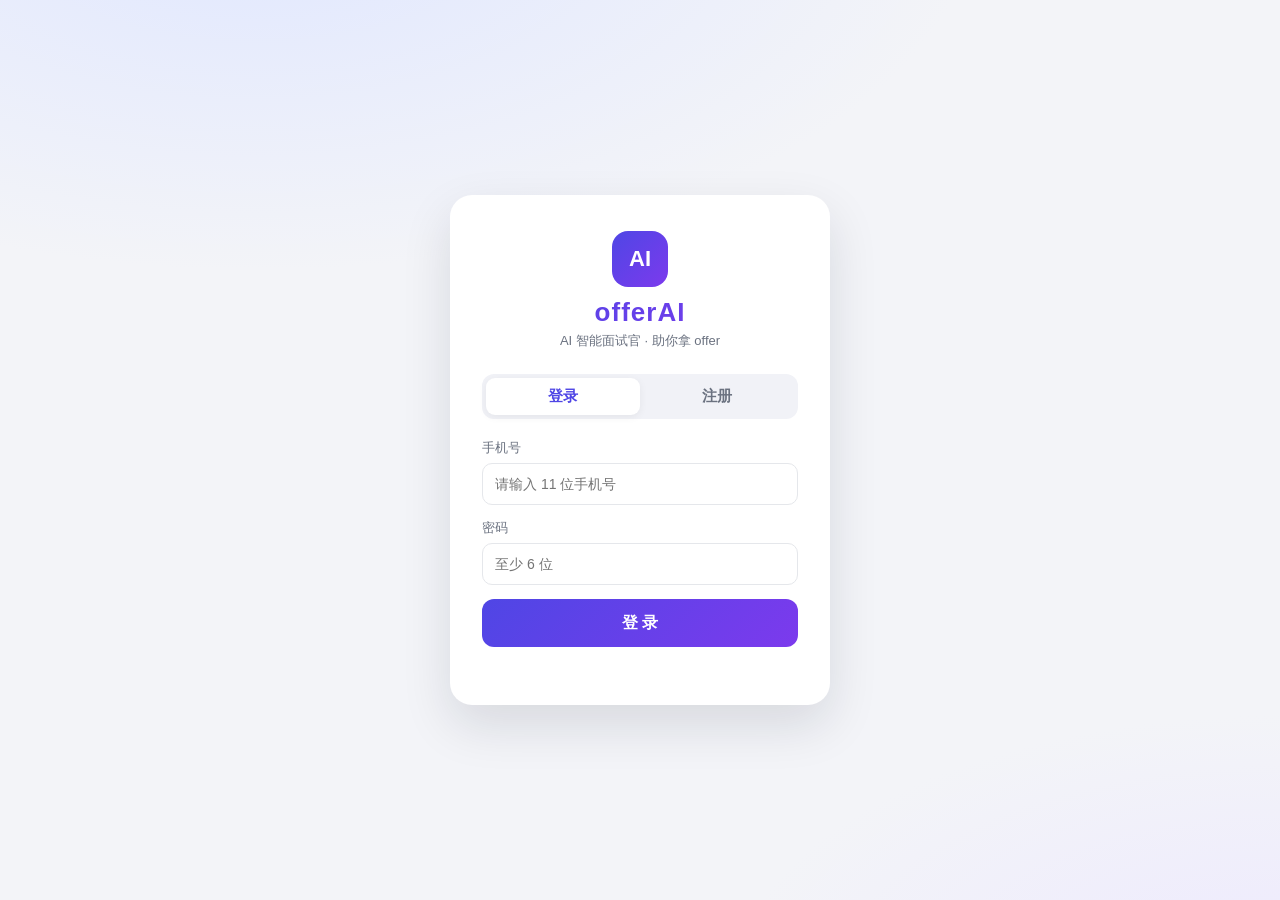
<file: web/index.html>
<!DOCTYPE html>
<html lang="zh-CN">
<head>
  <meta charset="UTF-8" />
  <meta name="viewport" content="width=device-width, initial-scale=1.0" />
  <title>offerAI 智能面试官</title>
  <link rel="stylesheet" href="style.css" />
</head>
<body>
  <!-- ========== 登录页 ========== -->
  <div id="view-login" class="view login-view">
    <div class="login-card">
      <div class="login-logo">
        <span class="logo-badge">AI</span>
        <h1>offerAI</h1>
        <p class="slogan">AI 智能面试官 · 助你拿 offer</p>
      </div>

      <div class="tabs">
        <button class="tab active" id="tab-login" type="button">登录</button>
        <button class="tab" id="tab-reg" type="button">注册</button>
      </div>

      <form id="auth-form" novalidate>
        <div class="field">
          <label for="f-phone">手机号</label>
          <input id="f-phone" type="tel" maxlength="11" placeholder="请输入 11 位手机号" autocomplete="tel" />
        </div>
        <div class="field" id="pwd-row">
          <label for="f-pwd">密码</label>
          <input id="f-pwd" type="password" maxlength="64" placeholder="至少 6 位" autocomplete="current-password" />
        </div>
        <div class="field" id="pwd2-row" hidden>
          <label for="f-pwd2">确认密码</label>
          <input id="f-pwd2" type="password" maxlength="64" placeholder="再次输入密码" autocomplete="new-password" />
        </div>
        <p class="tip" id="reg-tip" hidden>注册码由系统自动填充，直接输入即可完成注册</p>
        <button class="btn-primary btn-block" id="auth-submit" type="submit">登 录</button>
      </form>

      <p class="err-msg" id="auth-err"></p>
    </div>
  </div>

  <!-- ========== 主应用 ========== -->
  <div id="view-app" class="view app-view" hidden>
    <header class="topbar">
      <div class="topbar-brand">
        <span class="logo-badge small">AI</span>
        <span class="brand-name">offerAI 面试官</span>
      </div>
      <nav class="topnav" id="topnav">
        <button class="topnav-item active" data-view="interview" type="button">模拟面试</button>
        <button class="topnav-item" data-view="profile" type="button">求职信息登记</button>
      </nav>
      <div class="topbar-user">
        <span class="user-phone" id="cur-phone"></span>
        <button class="btn-ghost btn-sm" id="btn-logout" type="button">退出</button>
      </div>
    </header>

    <div class="layout">
      <!-- 左侧：历史会话 -->
      <aside class="sidebar">
        <h2 class="side-title">面试记录</h2>
        <ul class="history-list" id="history-list">
          <li class="empty-history">还没有面试记录<br />从右侧开始你的第一场面试吧</li>
        </ul>
      </aside>

      <!-- 右侧：主区域 -->
      <main class="main" id="main">
        <!-- 空态：开始面试 -->
        <section class="start-view" id="start-view">
          <div class="start-inner">
            <div class="start-icon">🎯</div>
            <h2>开启一场 AI 模拟面试</h2>
            <p class="start-sub">输入岗位名称，AI 面试官将围绕该岗位向你提问并给出反馈</p>
            <div class="job-chips" id="job-chips">
              <button type="button" class="chip">前端工程师</button>
              <button type="button" class="chip">后端工程师</button>
              <button type="button" class="chip">产品经理</button>
              <button type="button" class="chip">数据分析师</button>
              <button type="button" class="chip">测试工程师</button>
            </div>
            <div class="job-input-row">
              <input id="job-input" type="text" maxlength="40" placeholder="输入目标岗位，如：前端工程师" />
              <button class="btn-primary" id="btn-start" type="button">开始面试</button>
            </div>
          </div>
        </section>

        <!-- 对话中：聊天面板 -->
        <section class="chat-view" id="chat-view" hidden>
          <div class="chat-head">
            <div class="chat-head-left">
              <span class="avatar">AI</span>
              <div>
                <div class="chat-title" id="chat-job">面试官</div>
                <div class="chat-sub" id="chat-status">模拟面试中</div>
              </div>
            </div>
            <button class="btn-danger btn-sm" id="btn-end" type="button">结束面试</button>
          </div>
          <div class="chat-body" id="chat-body"></div>
          <div class="chat-input-row">
            <input id="answer-input" type="text" maxlength="1000" placeholder="输入你的回答，Enter 发送" />
            <button class="btn-primary send" id="btn-send" type="button">发送</button>
          </div>
        </section>

        <!-- 求职信息登记 -->
        <section class="profile-view" id="profile-view" hidden>
          <div class="profile-wrap">
            <div class="profile-head">
              <h2>求职信息登记</h2>
              <p class="profile-sub">完善个人求职档案，便于 AI 面试官更有针对性地提问</p>
            </div>

            <!-- 1. 基础个人信息 -->
            <div class="pf-card">
              <h3 class="pf-title"><span class="pf-no">1</span>基础个人信息</h3>
              <div class="pf-grid">
                <div class="field"><label>姓名</label><input data-f="real_name" placeholder="请输入姓名" /></div>
                <div class="field"><label>性别</label>
                  <select data-f="gender"><option value="">请选择</option><option value="1">男</option><option value="2">女</option></select>
                </div>
                <div class="field"><label>年龄</label><input data-f="age" type="number" min="14" max="80" placeholder="年龄" /></div>
                <div class="field"><label>联系电话</label><input data-f="phone" placeholder="请输入联系电话" /></div>
                <div class="field pf-span2"><label>常用邮箱</label><input data-f="email" type="email" placeholder="请输入邮箱" /></div>
                <div class="field"><label>意向岗位</label><input data-f="target_position" placeholder="如：前端工程师" /></div>
                <div class="field"><label>期望工作城市</label><input data-f="target_city" placeholder="如：上海" /></div>
                <div class="field"><label>期望薪资下限（K）</label><input data-f="expected_salary_min" type="number" placeholder="如 15" /></div>
                <div class="field"><label>期望薪资上限（K）</label><input data-f="expected_salary_max" type="number" placeholder="如 20" /></div>
                <div class="field"><label>可到岗时间</label><input data-f="available_date" placeholder="如：随时 / 2026-10-01" /></div>
                <div class="field"><label>求职身份</label>
                  <select data-f="job_seeker_type">
                    <option value="">请选择</option>
                    <option value="fresh">应届生</option>
                    <option value="graduate">往届生</option>
                    <option value="career_change">转行求职</option>
                    <option value="employed">在职跳槽</option>
                  </select>
                </div>
              </div>
            </div>

            <!-- 2. 教育经历 -->
            <div class="pf-card">
              <h3 class="pf-title"><span class="pf-no">2</span>教育经历</h3>
              <div class="pf-sub-tip">可添加多条，按顺序排列</div>
              <div id="edu-list"></div>
              <button class="btn-ghost pf-add" id="btn-add-edu" type="button">＋ 添加教育经历</button>
            </div>

            <!-- 3. 实习 / 工作经历 -->
            <div class="pf-card">
              <h3 class="pf-title"><span class="pf-no">3</span>实习 / 工作经历</h3>
              <div class="pf-sub-tip">可添加多条，按顺序排列</div>
              <div id="work-list"></div>
              <button class="btn-ghost pf-add" id="btn-add-work" type="button">＋ 添加工作经历</button>
            </div>

            <!-- 4. 技能与证书 -->
            <div class="pf-card">
              <h3 class="pf-title"><span class="pf-no">4</span>技能与证书</h3>
              <div class="pf-grid">
                <div class="field"><label>专业技能（逗号分隔）</label><input data-sk="professional" placeholder="如：JavaScript, Vue, SQL" /></div>
                <div class="field"><label>办公技能（逗号分隔）</label><input data-sk="office" placeholder="如：Excel, PPT" /></div>
                <div class="field pf-span2"><label>语言能力（逗号分隔）</label><input data-sk="language" placeholder="如：英语 CET-6, 日语 N2" /></div>
              </div>
              <h4 class="pf-h4">证书列表</h4>
              <div class="pf-sub-tip">可添加多条（英语 / 计算机 / 职业证书）</div>
              <div id="cert-list"></div>
              <button class="btn-ghost pf-add" id="btn-add-cert" type="button">＋ 添加证书</button>
            </div>

            <!-- 5. 求职偏好 -->
            <div class="pf-card">
              <h3 class="pf-title"><span class="pf-no">5</span>求职偏好设置</h3>
              <div class="pf-grid">
                <div class="field"><label>意向行业</label><input data-p="target_industry" placeholder="如：互联网 / 金融" /></div>
                <div class="field"><label>企业类型</label><input data-p="company_type" placeholder="如：大厂 / 创业公司" /></div>
                <div class="field pf-boolean"><label>是否接受加班</label>
                  <select data-p="accept_overtime"><option value="">请选择</option><option value="true">接受</option><option value="false">不接受</option></select>
                </div>
                <div class="field pf-boolean"><label>是否接受出差</label>
                  <select data-p="accept_business_trip"><option value="">请选择</option><option value="true">接受</option><option value="false">不接受</option></select>
                </div>
                <div class="field pf-boolean"><label>是否接受异地工作</label>
                  <select data-p="accept_relocation"><option value="">请选择</option><option value="true">接受</option><option value="false">不接受</option></select>
                </div>
                <div class="field"><label>面试轮次偏好</label>
                  <select data-p="interview_round_pref"><option value="">请选择</option><option value="hr">HR 初面</option><option value="tech">技术面</option><option value="final">主管终面</option></select>
                </div>
                <div class="field"><label>面试风格</label>
                  <select data-p="interview_style"><option value="">请选择</option><option value="formal">严肃正式</option><option value="casual">轻松日常</option></select>
                </div>
              </div>
            </div>

            <!-- 6. 求职补充信息 -->
            <div class="pf-card">
              <h3 class="pf-title"><span class="pf-no">6</span>求职补充信息</h3>
              <div class="pf-grid">
                <div class="field pf-span2"><label>个人优缺点自评</label><textarea data-e="self_assessment" rows="3" placeholder="可在此描述自己的优势与待改进之处"></textarea></div>
                <div class="field pf-span2"><label>职业规划</label><textarea data-e="career_plan" rows="3" placeholder="未来 3-5 年的职业方向与规划"></textarea></div>
                <div class="field pf-span2"><label>兴趣特长</label><textarea data-e="hobbies" rows="2" placeholder="兴趣爱好、个人特长"></textarea></div>
              </div>
            </div>

            <div class="pf-actions">
              <button class="btn-ghost" id="btn-draft" type="button">保存草稿</button>
              <button class="btn-primary" id="btn-save-profile" type="button">提交保存</button>
            </div>
            <p class="pf-tip-msg" id="profile-msg"></p>
          </div>
        </section>
      </main>
    </div>
  </div>

  <script src="app.js"></script>

  <!-- ========== 动态子表行模板 ========== -->
  <template id="tpl-edu">
    <div class="pf-row">
      <div class="pf-row-head">
        <span class="pf-row-title">教育经历</span>
        <button type="button" class="btn-danger btn-xs pf-del">删除</button>
      </div>
      <div class="pf-grid">
        <div class="field"><label>最高学历</label><input data-d="degree" placeholder="如：本科" /></div>
        <div class="field"><label>毕业院校</label><input data-d="school" placeholder="毕业院校" /></div>
        <div class="field"><label>专业</label><input data-d="major" placeholder="专业" /></div>
        <div class="field"><label>入学时间</label><input data-d="start_date" type="date" /></div>
        <div class="field"><label>毕业时间</label><input data-d="end_date" type="date" /></div>
        <div class="field pf-span2"><label>核心课程</label><input data-d="main_courses" placeholder="主修核心课程" /></div>
        <div class="field pf-span2"><label>在校荣誉 / 奖学金</label><input data-d="honors" placeholder="选填" /></div>
        <div class="field"><label>成绩</label><input data-d="gpa" placeholder="选填，如 3.6/4.0" /></div>
        <div class="field pf-span2"><label>校园项目 / 竞赛 / 社团任职</label><input data-d="campus_projects" placeholder="选填" /></div>
      </div>
    </div>
  </template>

  <template id="tpl-work">
    <div class="pf-row">
      <div class="pf-row-head">
        <span class="pf-row-title">工作经历</span>
        <button type="button" class="btn-danger btn-xs pf-del">删除</button>
      </div>
      <div class="pf-grid">
        <div class="field"><label>公司名称</label><input data-d="company_name" placeholder="公司名称" /></div>
        <div class="field"><label>岗位</label><input data-d="position" placeholder="岗位名称" /></div>
        <div class="field"><label>开始时间</label><input data-d="start_date" type="date" /></div>
        <div class="field"><label>结束时间</label><input data-d="end_date" type="date" /></div>
        <div class="field pf-span2"><label>工作内容</label><textarea data-d="job_content" rows="2" placeholder="工作内容描述"></textarea></div>
        <div class="field pf-span2"><label>负责板块</label><input data-d="responsible_area" placeholder="负责板块" /></div>
        <div class="field pf-span2"><label>实操技能 / 工具</label><input data-d="skills" placeholder="如：Python, 数据分析" /></div>
        <div class="field pf-span2"><label>工作成果 / 业绩案例</label><textarea data-d="achievements" rows="2" placeholder="量化成果、项目案例等"></textarea></div>
        <div class="field pf-span2"><label>离职原因（选填）</label><input data-d="leave_reason" placeholder="选填，供 AI 追问参考" /></div>
      </div>
    </div>
  </template>

  <template id="tpl-cert">
    <div class="pf-row pf-row-sm">
      <div class="pf-grid">
        <div class="field"><label>证书类型</label>
          <select data-d="cert_type"><option value="">请选择</option><option value="english">英语</option><option value="computer">计算机</option><option value="vocational">职业证书</option></select>
        </div>
        <div class="field"><label>证书名称</label><input data-d="cert_name" placeholder="如：CET-6" /></div>
        <div class="field"><label>获取时间</label><input data-d="issue_date" type="date" /></div>
        <div class="field pf-del-cell"><button type="button" class="btn-danger btn-xs pf-del">删除</button></div>
      </div>
    </div>
  </template>
</body>
</html>
</file>
<file: web/style.css>
/* ===== 变量 ===== */
:root {
  --brand: #4f46e5;
  --brand2: #7c3aed;
  --grad: linear-gradient(135deg, #4f46e5, #7c3aed);
  --text: #111827;
  --text2: #6b7280;
  --text3: #9ca3af;
  --bg: #f3f4f8;
  --card: #ffffff;
  --line: #e5e7eb;
  --danger: #ef4444;
  --success: #16a34a;
  --radius: 14px;
}

* { margin: 0; padding: 0; box-sizing: border-box; }

/* 确保 hidden 属性真正隐藏元素（类里的 display 不会覆盖） */
[hidden] { display: none !important; }

html, body { height: 100%; }

body {
  font-family: -apple-system, BlinkMacSystemFont, "PingFang SC", "Segoe UI", Roboto, "Helvetica Neue", sans-serif;
  color: var(--text);
  background: var(--bg);
  -webkit-font-smoothing: antialiased;
}

button { font-family: inherit; cursor: pointer; }
input { font-family: inherit; }
ul { list-style: none; }

.view { display: flex; }

/* ===== 登录页 ===== */
.login-view {
  min-height: 100vh;
  align-items: center;
  justify-content: center;
  background: radial-gradient(1200px 600px at 20% -10%, #e0e7ff, transparent 60%),
              radial-gradient(1000px 500px at 100% 110%, #ede9fe, transparent 55%),
              var(--bg);
  padding: 24px;
}

.login-card {
  width: 380px;
  max-width: 100%;
  background: var(--card);
  border-radius: 22px;
  padding: 36px 32px 28px;
  box-shadow: 0 20px 50px rgba(17, 24, 39, .12);
}

.login-logo { text-align: center; margin-bottom: 24px; }

.logo-badge {
  display: inline-flex; align-items: center; justify-content: center;
  width: 56px; height: 56px; font-size: 22px; font-weight: 800; color: #fff;
  background: var(--grad); border-radius: 16px;
  margin-bottom: 10px;
}
.logo-badge.small { width: 30px; height: 30px; font-size: 13px; border-radius: 9px; margin: 0; }

.login-card h1 { font-size: 26px; background: var(--grad); -webkit-background-clip: text; background-clip: text; color: transparent; letter-spacing: 1px; }
.slogan { color: var(--text2); font-size: 13px; margin-top: 4px; }

.tabs { display: flex; background: #f1f2f7; border-radius: 12px; padding: 4px; margin-bottom: 20px; }
.tab { flex: 1; border: none; background: transparent; padding: 9px 0; border-radius: 9px; font-size: 15px; color: var(--text2); font-weight: 600; }
.tab.active { background: #fff; color: var(--brand); box-shadow: 0 2px 8px rgba(0,0,0,.06); }

.field { margin-bottom: 14px; }
.field label { display: block; font-size: 13px; color: var(--text2); margin-bottom: 6px; }
.field input {
  width: 100%; height: 46px; border: 1px solid var(--line); border-radius: 10px;
  padding: 0 14px; font-size: 15px; background: #fff; outline: none; transition: border .2s;
}
.field input:focus { border-color: var(--brand); box-shadow: 0 0 0 3px rgba(79,70,229,.12); }

.tip { font-size: 12px; color: var(--text3); margin: -4px 0 12px; line-height: 1.6; }

.err-msg { color: var(--danger); font-size: 13px; min-height: 18px; margin-top: 12px; text-align: center; }

/* ===== 主应用布局 ===== */
.app-view { flex-direction: column; height: 100vh; }

.topbar {
  height: 56px; flex-shrink: 0; display: flex; align-items: center; justify-content: space-between;
  padding: 0 20px; background: var(--card); border-bottom: 1px solid var(--line);
}
.topbar-brand { display: flex; align-items: center; gap: 10px; }
.brand-name { font-size: 17px; font-weight: 700; }
.topbar-user { display: flex; align-items: center; gap: 12px; }
.user-phone { font-size: 14px; color: var(--text2); }

.layout { flex: 1; display: flex; min-height: 0; }

/* 侧边栏 */
.sidebar {
  width: 280px; flex-shrink: 0; border-right: 1px solid var(--line);
  background: var(--card); display: flex; flex-direction: column; min-height: 0;
}
.side-title { font-size: 14px; color: var(--text2); padding: 18px 20px 8px; }
.history-list { flex: 1; overflow-y: auto; padding: 0 12px 16px; }
.empty-history { text-align: center; color: var(--text3); font-size: 13px; padding: 30px 10px; line-height: 1.8; }

.history-item {
  padding: 12px 14px; border-radius: 12px; cursor: pointer; margin-bottom: 6px;
  border: 1px solid transparent; transition: background .15s;
}
.history-item:hover { background: #f5f6fa; }
.history-item.active { background: #eef0fb; border-color: var(--brand); }
.history-item .h-title { font-size: 14px; font-weight: 600; margin-bottom: 3px; }
.history-item .h-meta { font-size: 12px; color: var(--text3); }
.history-item .h-done { font-size: 11px; color: var(--success); margin-left: 6px; }
.history-item .h-count { float: right; font-size: 11px; color: var(--text3); }

/* 主区域 */
.main { flex: 1; min-width: 0; display: flex; }

.start-view { flex: 1; display: flex; align-items: center; justify-content: center; overflow-y: auto; padding: 24px; }
.start-inner { width: 560px; max-width: 100%; text-align: center; background: var(--card); padding: 46px 40px; border-radius: 20px; box-shadow: 0 8px 30px rgba(0,0,0,.05); }
.start-icon { font-size: 52px; }
.start-view h2 { margin: 16px 0 8px; font-size: 22px; }
.start-sub { color: var(--text2); font-size: 14px; margin-bottom: 22px; line-height: 1.7; }

.job-chips { display: flex; flex-wrap: wrap; gap: 8px; justify-content: center; margin-bottom: 18px; }
.chip {
  border: 1px solid var(--line); background: #fff; color: var(--text); padding: 7px 14px;
  border-radius: 999px; font-size: 13px; transition: all .15s;
}
.chip:hover { border-color: var(--brand); color: var(--brand); }

.job-input-row { display: flex; gap: 10px; }
.job-input-row input {
  flex: 1; height: 48px; border: 1px solid var(--line); border-radius: 12px; padding: 0 16px;
  font-size: 15px; outline: none;
}
.job-input-row input:focus { border-color: var(--brand); box-shadow: 0 0 0 3px rgba(79,70,229,.1); }

/* 聊天面板 */
.chat-view { flex: 1; display: flex; flex-direction: column; min-width: 0; }
.chat-head {
  height: 62px; flex-shrink: 0; display: flex; align-items: center; justify-content: space-between;
  padding: 0 20px; background: var(--card); border-bottom: 1px solid var(--line);
}
.chat-head-left { display: flex; align-items: center; gap: 12px; }
.avatar {
  width: 38px; height: 38px; border-radius: 50%; display: inline-flex; align-items: center; justify-content: center;
  background: var(--grad); color: #fff; font-size: 13px; font-weight: 700; flex-shrink: 0;
}
.chat-title { font-size: 15px; font-weight: 700; }
.chat-sub { font-size: 12px; color: var(--text3); }

.chat-body { flex: 1; overflow-y: auto; padding: 24px 22px; display: flex; flex-direction: column; gap: 14px; }

.msg { display: flex; gap: 10px; max-width: 76%; }
.msg.user { align-self: flex-end; flex-direction: row-reverse; }
.msg .bubble { padding: 11px 15px; border-radius: 16px; font-size: 15px; line-height: 1.7; white-space: pre-wrap; word-break: break-word; }
.msg.ai .bubble { background: var(--card); border: 1px solid var(--line); border-top-left-radius: 4px; }
.msg.user .bubble { background: var(--grad); color: #fff; border-top-right-radius: 4px; }

.typing { display: inline-flex; gap: 5px; align-items: center; padding: 14px 16px; }
.typing i { width: 7px; height: 7px; border-radius: 50%; background: var(--brand); opacity: .4; animation: blink 1.2s infinite; }
.typing i:nth-child(2) { animation-delay: .2s; }
.typing i:nth-child(3) { animation-delay: .4s; }
@keyframes blink { 0%,80%,100% { opacity: .3; } 40% { opacity: 1; } }

.chat-input-row { display: flex; gap: 10px; padding: 14px 20px; background: var(--card); border-top: 1px solid var(--line); }
.chat-input-row input {
  flex: 1; height: 46px; border: 1px solid var(--line); border-radius: 12px; padding: 0 16px;
  font-size: 15px; outline: none;
}
.chat-input-row input:focus { border-color: var(--brand); box-shadow: 0 0 0 3px rgba(79,70,229,.1); }
.chat-input-row input:disabled { background: #f1f2f7; color: var(--text3); }

/* ===== 按钮 ===== */
.btn-primary {
  border: none; background: var(--grad); color: #fff; padding: 0 22px; height: 48px;
  border-radius: 12px; font-size: 15px; font-weight: 600; white-space: nowrap; transition: opacity .15s;
}
.btn-primary:hover { opacity: .92; }
.btn-primary:disabled { opacity: .6; cursor: not-allowed; }
.btn-primary.btn-block { width: 100%; height: 48px; font-size: 16px; }
.btn-primary.send { height: 46px; padding: 0 20px; }

.btn-ghost { border: 1px solid var(--line); background: #fff; color: var(--text2); border-radius: 10px; font-size: 13px; }
.btn-ghost:hover { border-color: var(--brand); color: var(--brand); }

.btn-danger { border: 1px solid #fecaca; background: #fff; color: var(--danger); border-radius: 10px; font-size: 13px; }
.btn-danger:hover { background: #fef2f2; }
.btn-sm { height: 34px; padding: 0 14px; }

/* ===== 滚动条 ===== */
::-webkit-scrollbar { width: 8px; }
::-webkit-scrollbar-thumb { background: #d1d5db; border-radius: 4px; }
::-webkit-scrollbar-thumb:hover { background: #b3b8c2; }

/* ===== 顶部导航 ===== */
.topnav { display: flex; gap: 6px; background: #f1f2f7; border-radius: 12px; padding: 4px; }
.topnav-item {
  border: none; background: transparent; color: var(--text2); padding: 7px 18px;
  border-radius: 9px; font-size: 14px; font-weight: 600; cursor: pointer;
}
.topnav-item:hover { color: var(--brand); }
.topnav-item.active { background: #fff; color: var(--brand); box-shadow: 0 2px 8px rgba(0,0,0,.06); }

/* ===== 求职信息登记表单 ===== */
.profile-view { flex: 1; overflow-y: auto; }
.profile-wrap { max-width: 860px; margin: 0 auto; padding: 24px 22px 60px; }
.profile-head h2 { font-size: 22px; }
.profile-sub { color: var(--text2); font-size: 13px; margin: 6px 0 20px; line-height: 1.7; }

.pf-card { background: var(--card); border-radius: var(--radius); padding: 20px; margin-bottom: 16px; box-shadow: 0 2px 12px rgba(0,0,0,.04); }
.pf-title { display: flex; align-items: center; gap: 8px; font-size: 16px; font-weight: 700; margin-bottom: 14px; }
.pf-no {
  width: 24px; height: 24px; border-radius: 8px; background: var(--grad); color: #fff;
  display: inline-flex; align-items: center; justify-content: center; font-size: 13px; flex-shrink: 0;
}
.pf-h4 { font-size: 14px; font-weight: 700; margin: 16px 0 2px; }
.pf-sub-tip { color: var(--text3); font-size: 12px; margin: -8px 0 12px; line-height: 1.6; }

.pf-grid { display: grid; grid-template-columns: 1fr 1fr; gap: 0 14px; }
.pf-span2 { grid-column: span 2; }

/* 表单控件统一（含 select / textarea） */
.field label { display: block; font-size: 13px; color: var(--text2); margin-bottom: 6px; }
.field input,
.field select,
.field textarea {
  width: 100%; border: 1px solid var(--line); border-radius: 10px;
  padding: 0 12px; font-size: 14px; background: #fff; outline: none; transition: border .2s;
  color: var(--text);
}
.field input { height: 42px; }
.field select { height: 42px; }
.field textarea { padding: 10px 12px; line-height: 1.6; resize: vertical; font-family: inherit; }
.field input:focus, .field select:focus, .field textarea:focus { border-color: var(--brand); box-shadow: 0 0 0 3px rgba(79,70,229,.1); }
.field input.invalid, .field select.invalid { border-color: var(--danger); }

/* 动态子表行 */
.pf-row { border: 1px solid var(--line); border-radius: 12px; padding: 14px; margin-bottom: 12px; background: #fafbfd; }
.pf-row-sm { padding: 10px 14px; }
.pf-row-head { display: flex; align-items: center; justify-content: space-between; margin-bottom: 8px; }
.pf-row-title { font-size: 13px; font-weight: 600; color: var(--text2); }
.btn-xs { height: 26px; padding: 0 10px; font-size: 12px; border-radius: 8px; }
.pf-del { border: 1px solid #fecaca; background: #fff; color: var(--danger); }
.pf-del:hover { background: #fef2f2; }
.pf-add { width: 100%; height: 42px; border-style: dashed; }

.pf-actions { display: flex; gap: 12px; margin-top: 6px; }
.pf-actions .btn-ghost { flex: 1; height: 48px; font-size: 15px; }
.pf-actions .btn-primary { flex: 2; }
.pf-tip-msg { font-size: 13px; min-height: 20px; margin-top: 12px; text-align: center; }
.pf-tip-msg.ok { color: var(--success); }
.pf-tip-msg.err { color: var(--danger); }

/* 移动端：单列 */
@media (max-width: 600px) {
  .pf-grid { grid-template-columns: 1fr; }
  .pf-span2 { grid-column: span 1; }
}

@media (max-width: 760px) {
  .layout { flex-direction: column; }
  .sidebar { width: 100%; max-height: 160px; border-right: none; border-bottom: 1px solid var(--line); }
  .history-list { display: flex; overflow-x: auto; gap: 8px; }
  .history-item { flex-shrink: 0; width: 190px; margin-bottom: 0; }
  .empty-history { padding: 12px; }
  .msg { max-width: 88%; }
}
</file>
